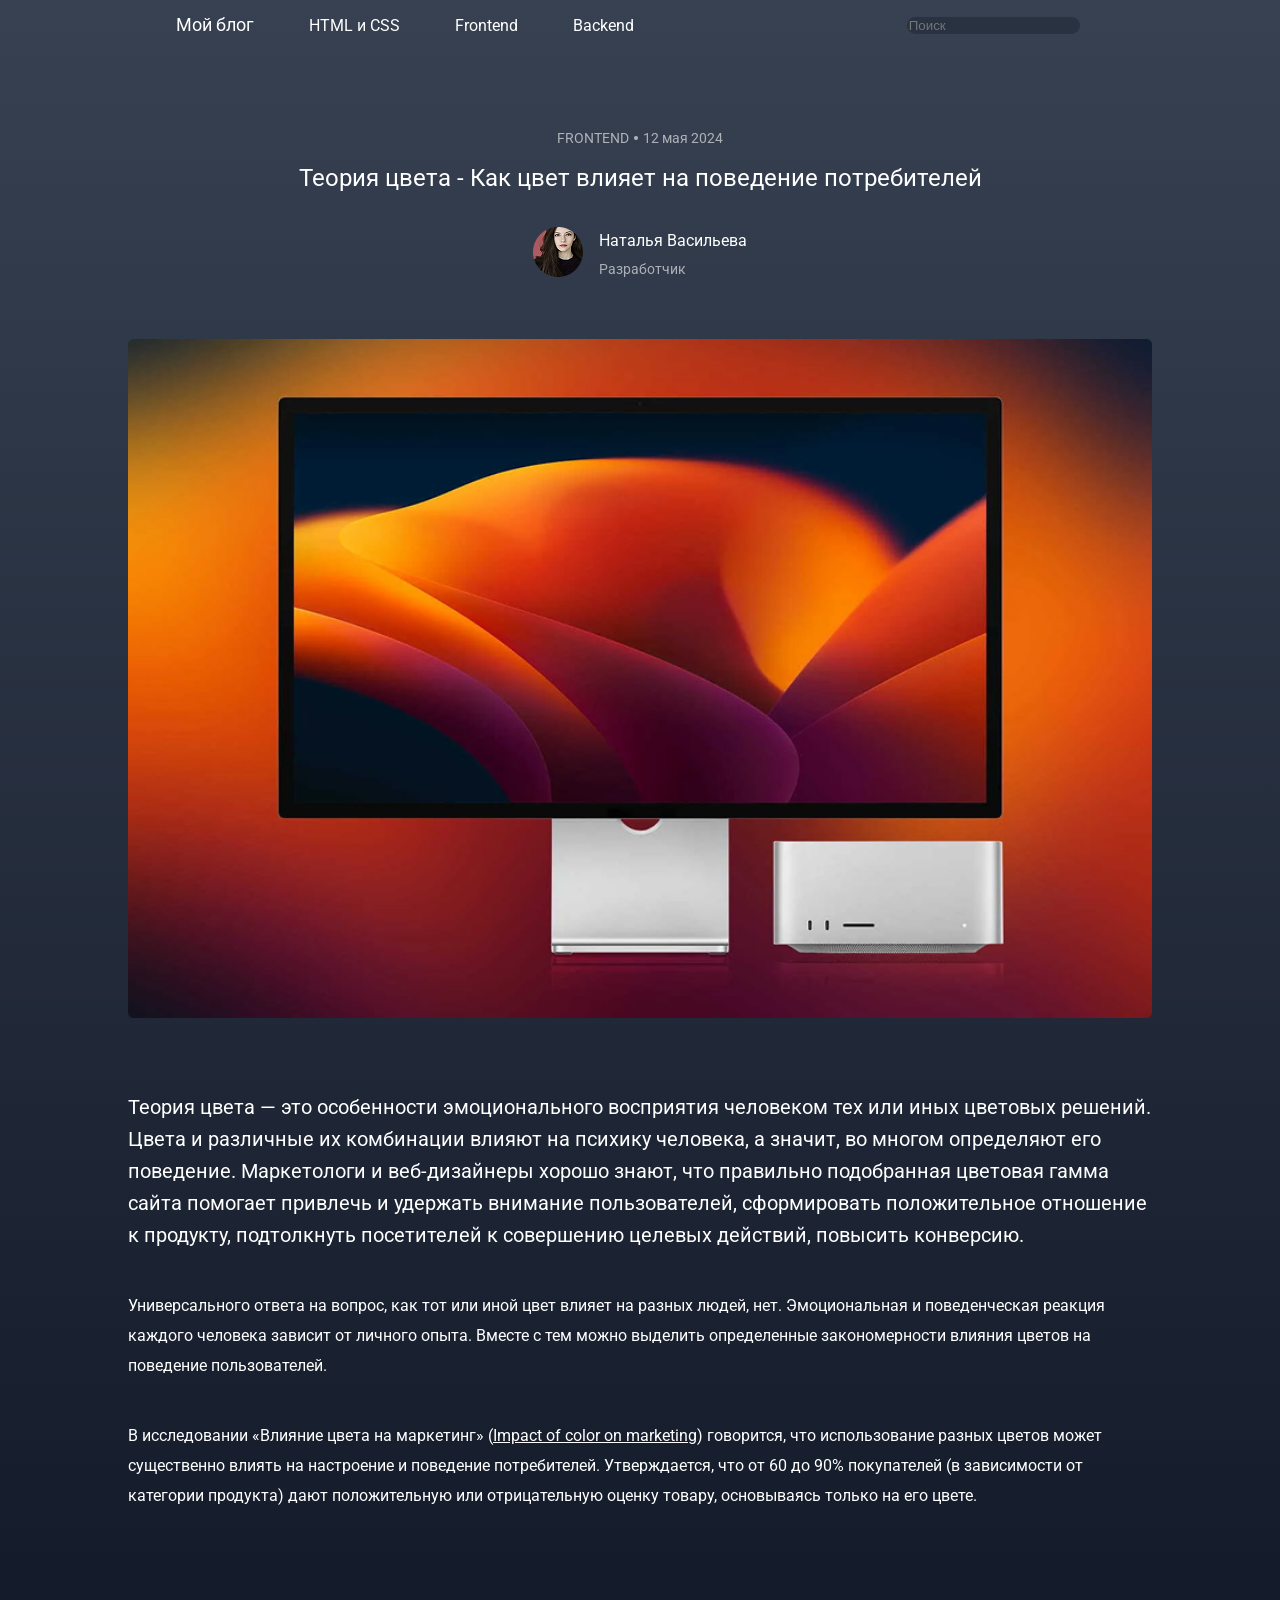
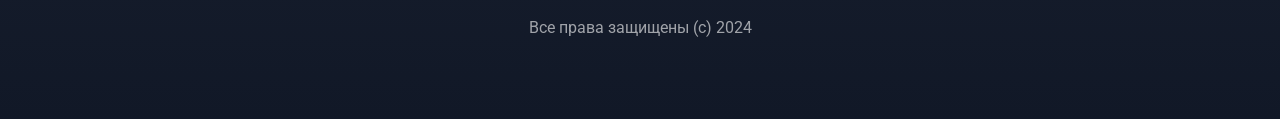
<file: index.html>
<!DOCTYPE html>
<html lang="en">
  <head>
    <meta charset="UTF-8" />
    <meta name="viewport" content="width=device-width, initial-scale=1.0" />
    <title>Colors</title>
    <link rel="preconnect" href="https://fonts.googleapis.com" />
    <link rel="preconnect" href="https://fonts.gstatic.com" crossorigin />
    <link
      href="https://fonts.googleapis.com/css2?family=Roboto:ital,wght@0,100..900;1,100..900&display=swap"
      rel="stylesheet"
    />
    <link rel="stylesheet" href="./css/style.css" />
    <link rel="stylesheet" href="./css/header.css" />
    <link rel="stylesheet" href="./css/main.css" />
    <link rel="stylesheet" href="./css/footer.css" />
  </head>
  <body>
    <header class="theory-color__header">
      <nav class="theory-color__nav">
        <ul class="theory-color__lists">
          <li class="theory-color__list">
            <a href="#" class="theory-color__link theory-color__link_blog"
              >Мой блог</a
            >
          </li>
          <li class="theory-color__list">
            <a href="#" class="theory-color__link">HTML и CSS</a>
          </li>
          <li class="theory-color__list">
            <a href="#" class="theory-color__link">Frontend</a>
          </li>
          <li class="theory-color__list">
            <a href="#" class="theory-color__link" class="backend">Backend</a>
          </li>
        </ul>
        <input class="theory-color__search" type="text" placeholder="Поиск" />
      </nav>
    </header>
    <main>
      <section class="theory-color">
        <p class="theory-color__text-frontend">
          FRONTEND <img src="./images/Rectangle.png" alt="rectagle" /> 12 мая
          2024
        </p>
        <h1 class="theory-color__influence">
          Теория цвета - Как цвет влияет на поведение потребителей
        </h1>
        <div class="theory-color__dev-info">
          <div>
            <img
              src="./images/nataliy_dev.png"
              alt="nataliy_dev"
              class="theory-color__nataliy-dev"
            />
          </div>
          <div class="theory-color__dev-name-prof">
            <h2 class="theory-color__name">Наталья Васильева</h2>
            <h3 class="theory-color__prof dev-text">Разработчик</h3>
          </div>
        </div>
        <img
          src="./images/Rectangle 181.png"
          alt="imac и mac mini"
          class="theory-color__macs"
        />
        <p class="theory-color__text-main mb-40">
          Теория цвета — это особенности эмоционального восприятия человеком тех
          или иных цветовых решений. Цвета и различные их комбинации влияют на
          психику человека, а значит, во многом определяют его поведение.
          Маркетологи и веб-дизайнеры хорошо знают, что правильно подобранная
          цветовая гамма сайта помогает привлечь и удержать внимание
          пользователей, сформировать положительное отношение к продукту,
          подтолкнуть посетителей к совершению целевых действий, повысить
          конверсию.
        </p>
        <p class="theory-color__text mb-40">
          Универсального ответа на вопрос, как тот или иной цвет влияет на
          разных людей, нет. Эмоциональная и поведенческая реакция каждого
          человека зависит от личного опыта. Вместе с тем можно выделить
          определенные закономерности влияния цветов на поведение пользователей.
        </p>
        <p class="theory-color__text">
          В исследовании «Влияние цвета на маркетинг» (<a
            href="https://www.researchgate.net/publication/235320162_Impact_of_color_on_marketing"
            class="theory-color__research-color"
            >Impact of color on marketing</a
          >) говорится, что использование разных цветов может существенно влиять
          на настроение и поведение потребителей. Утверждается, что от 60 до 90%
          покупателей (в зависимости от категории продукта) дают положительную
          или отрицательную оценку товару, основываясь только на его цвете.
        </p>
      </section>
    </main>
    <footer class="theory-color__footer-text">
      Все права защищены (c) 2024
    </footer>
  </body>
</html>
</file>
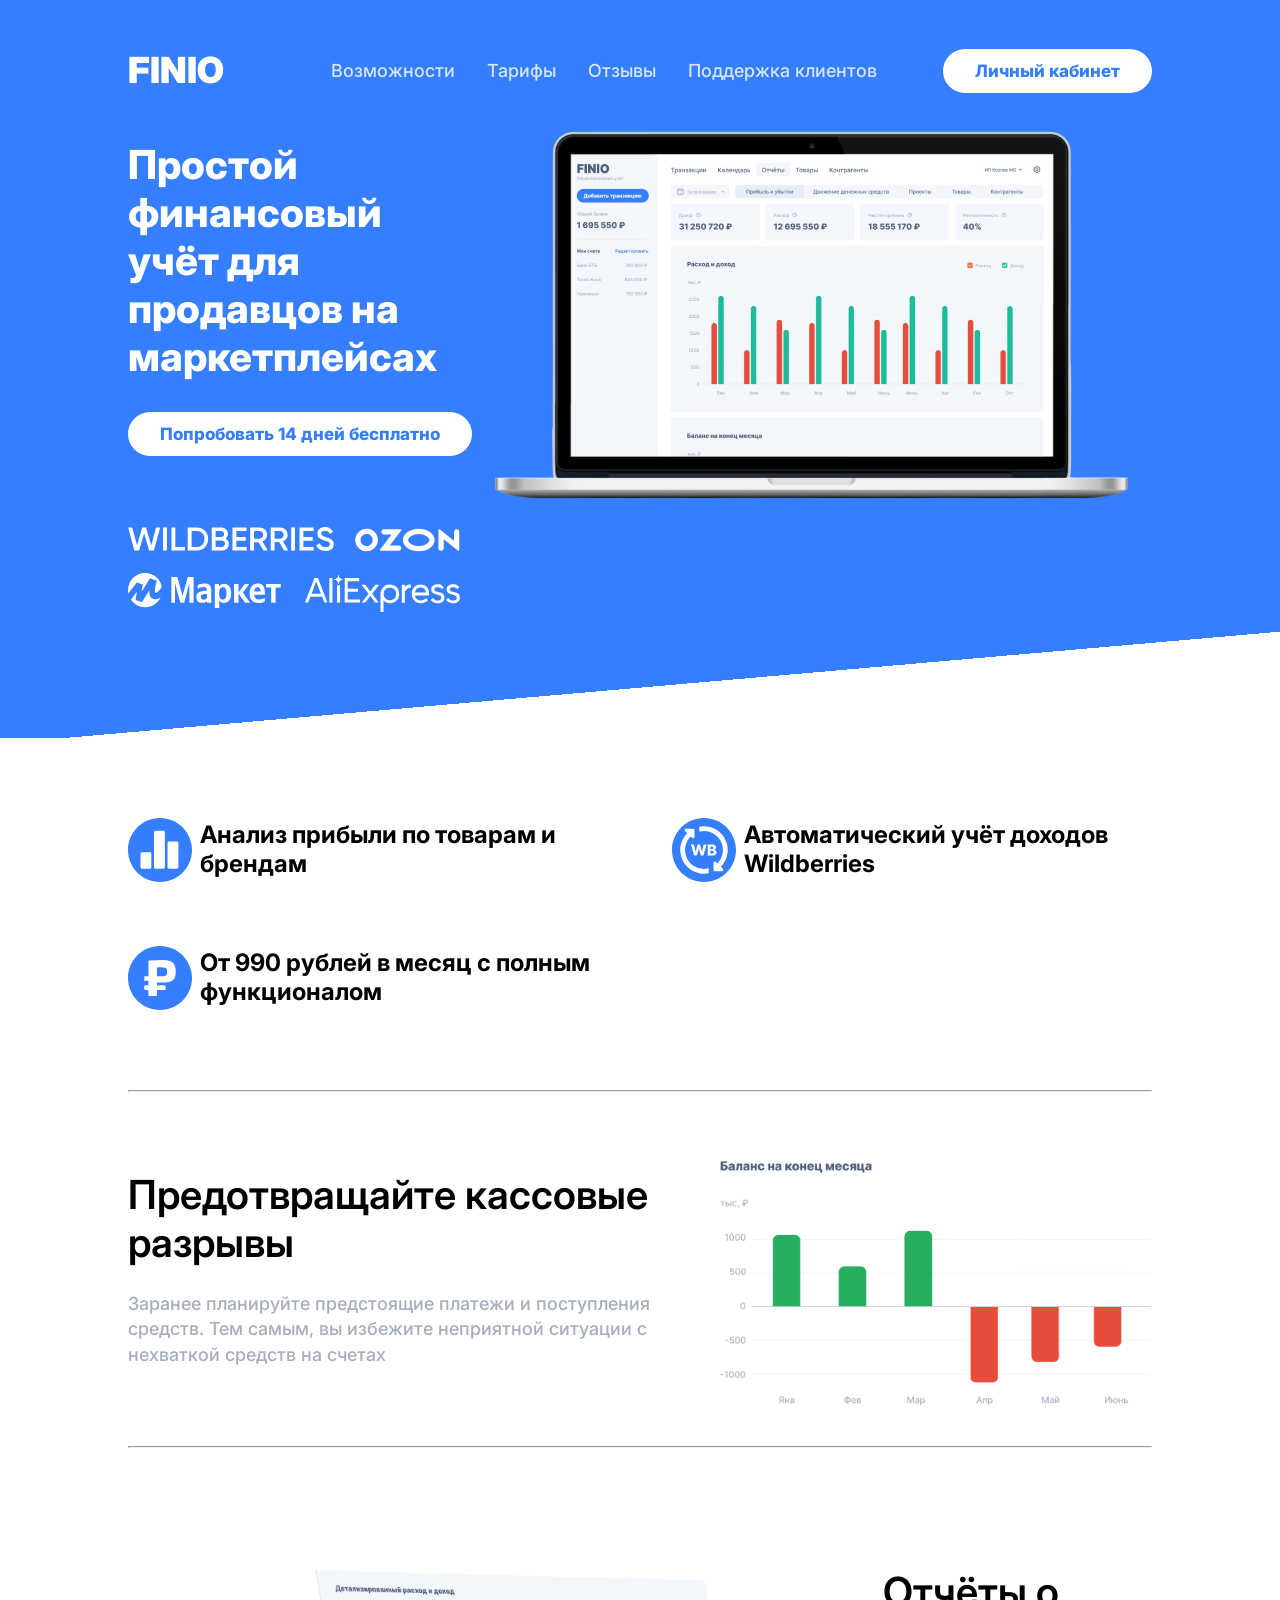
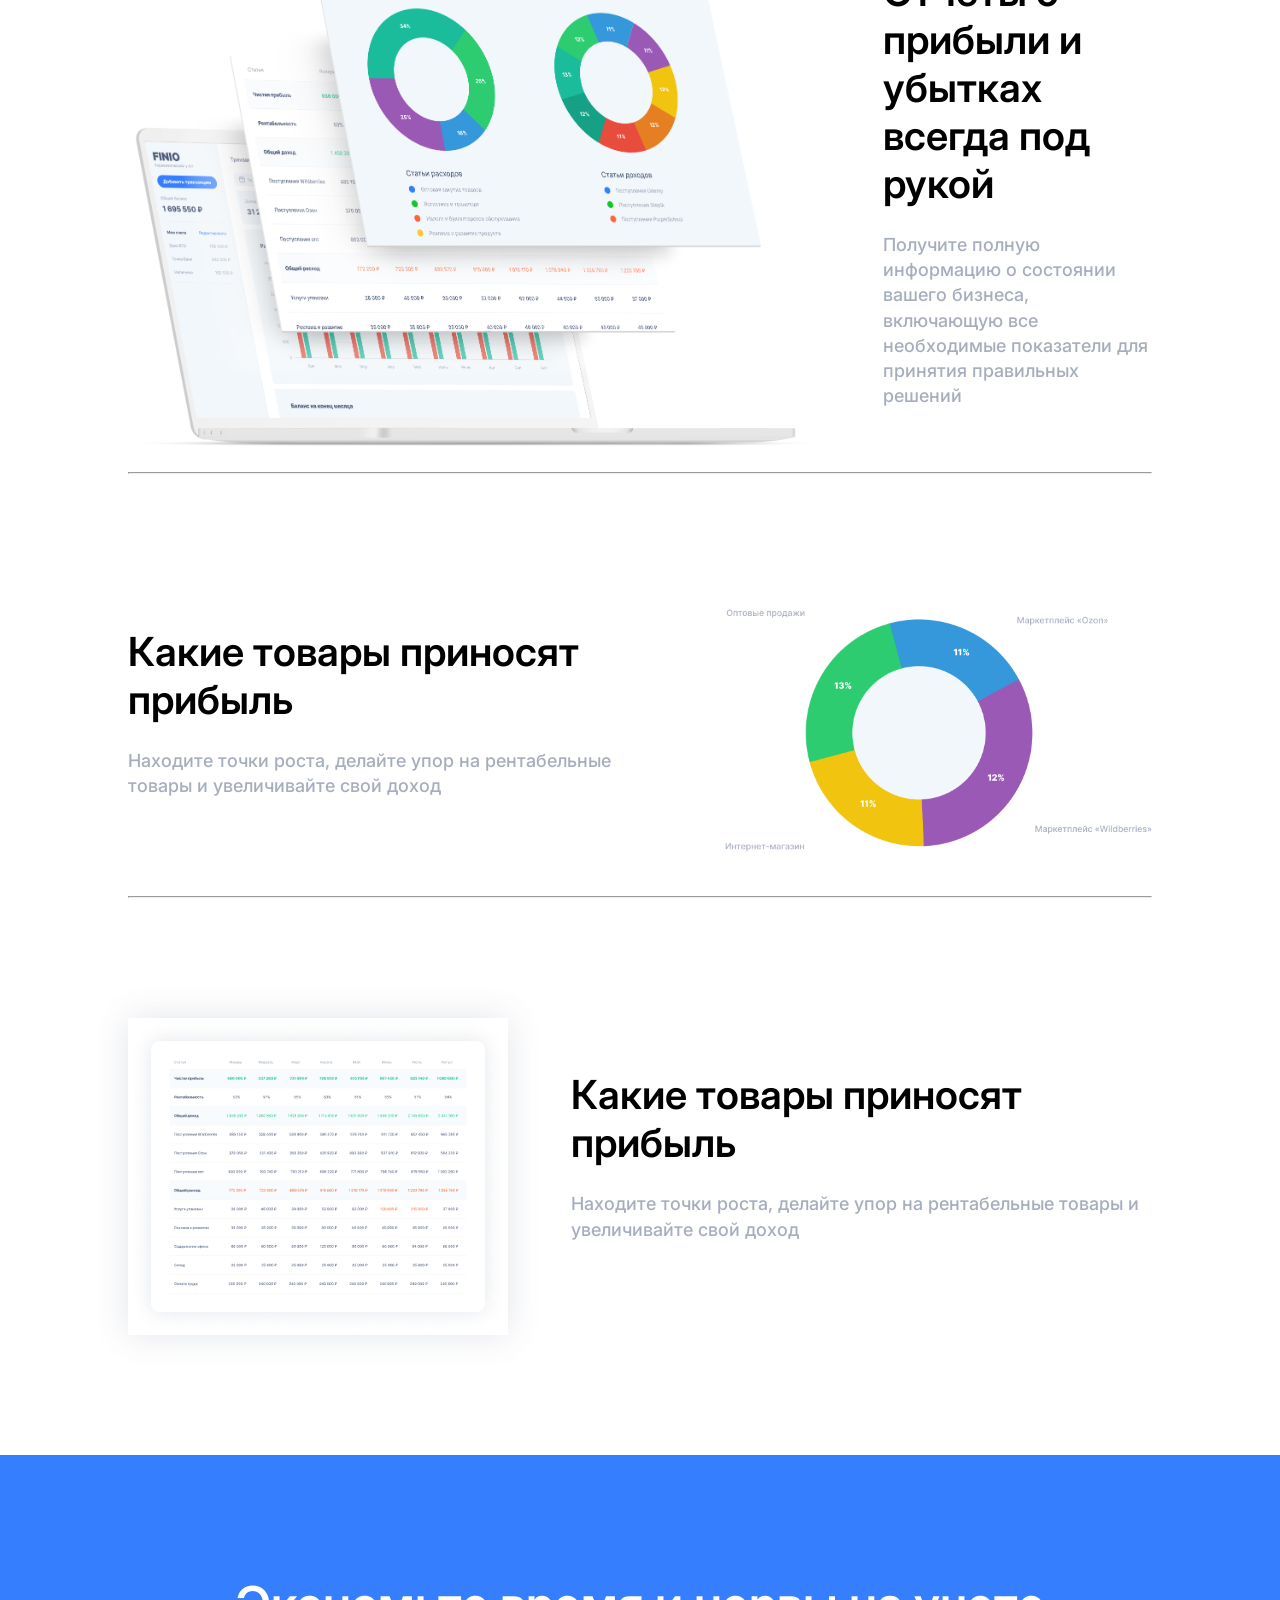
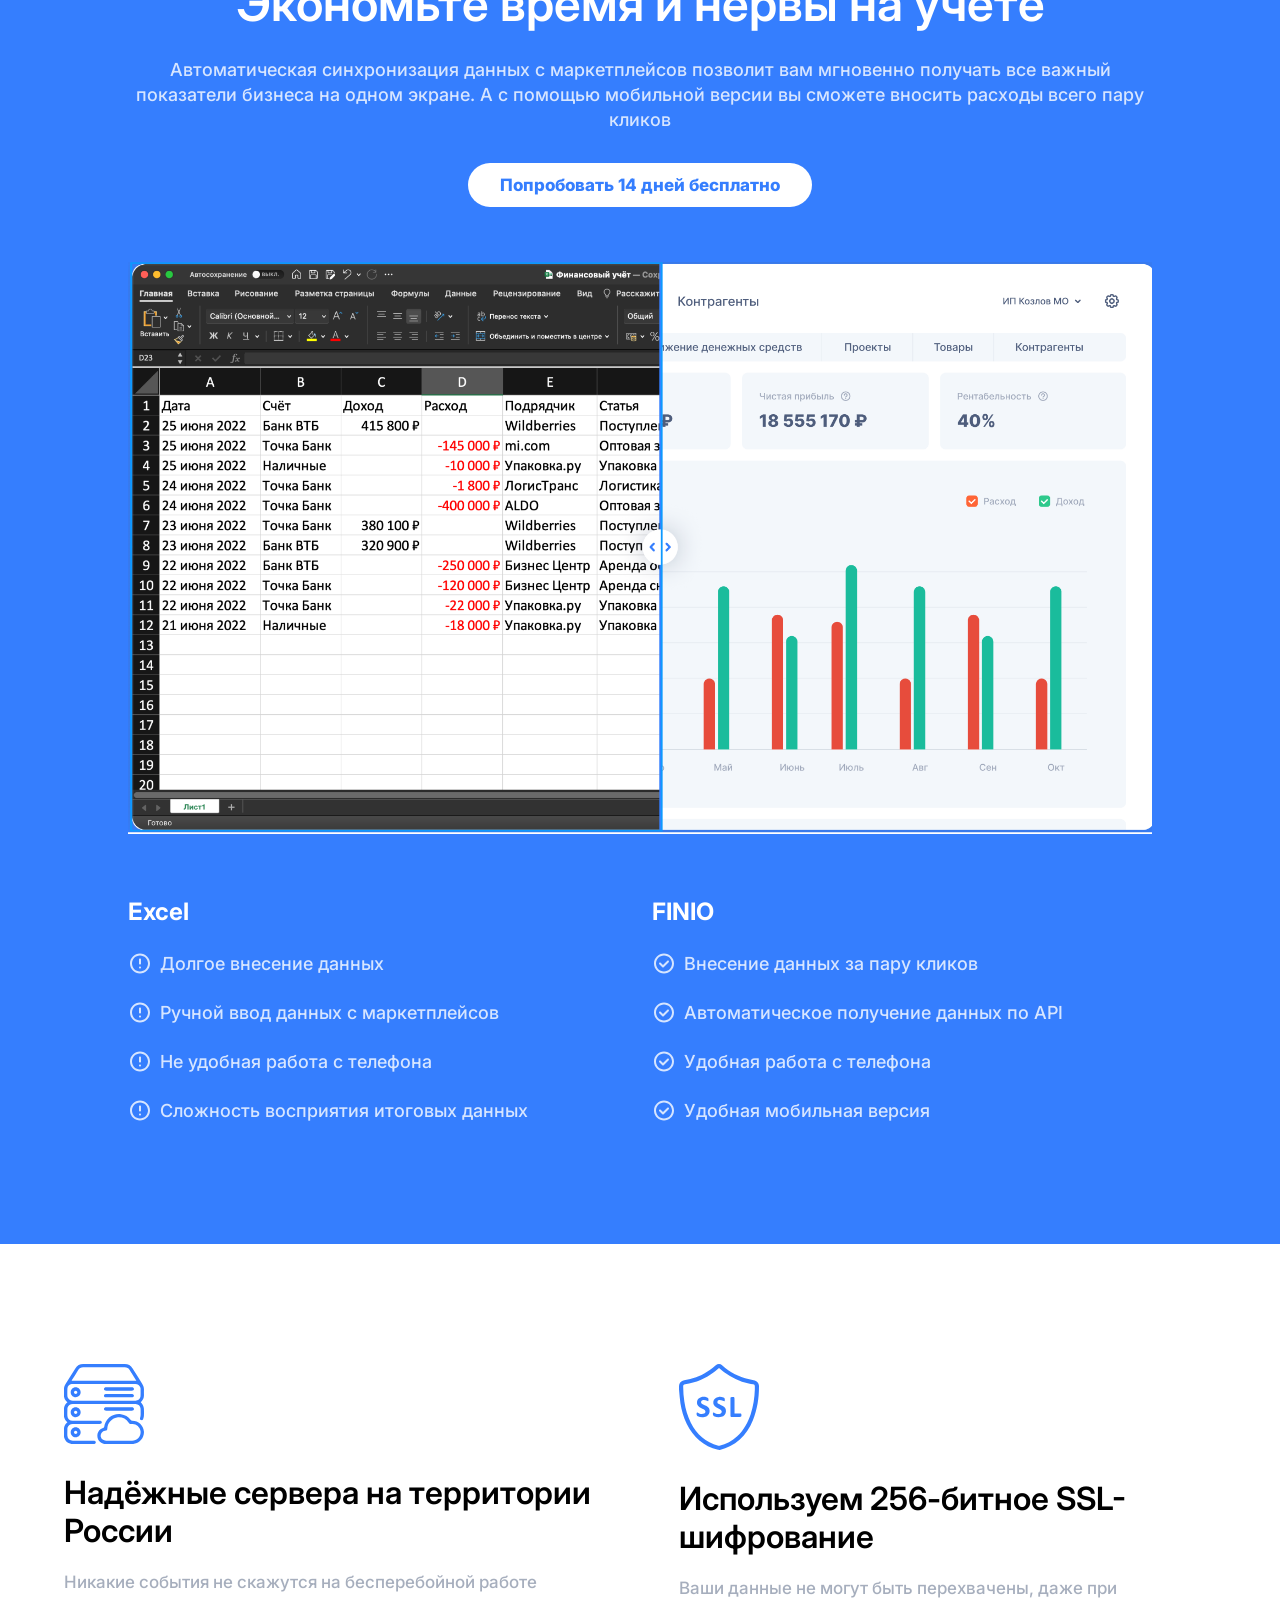
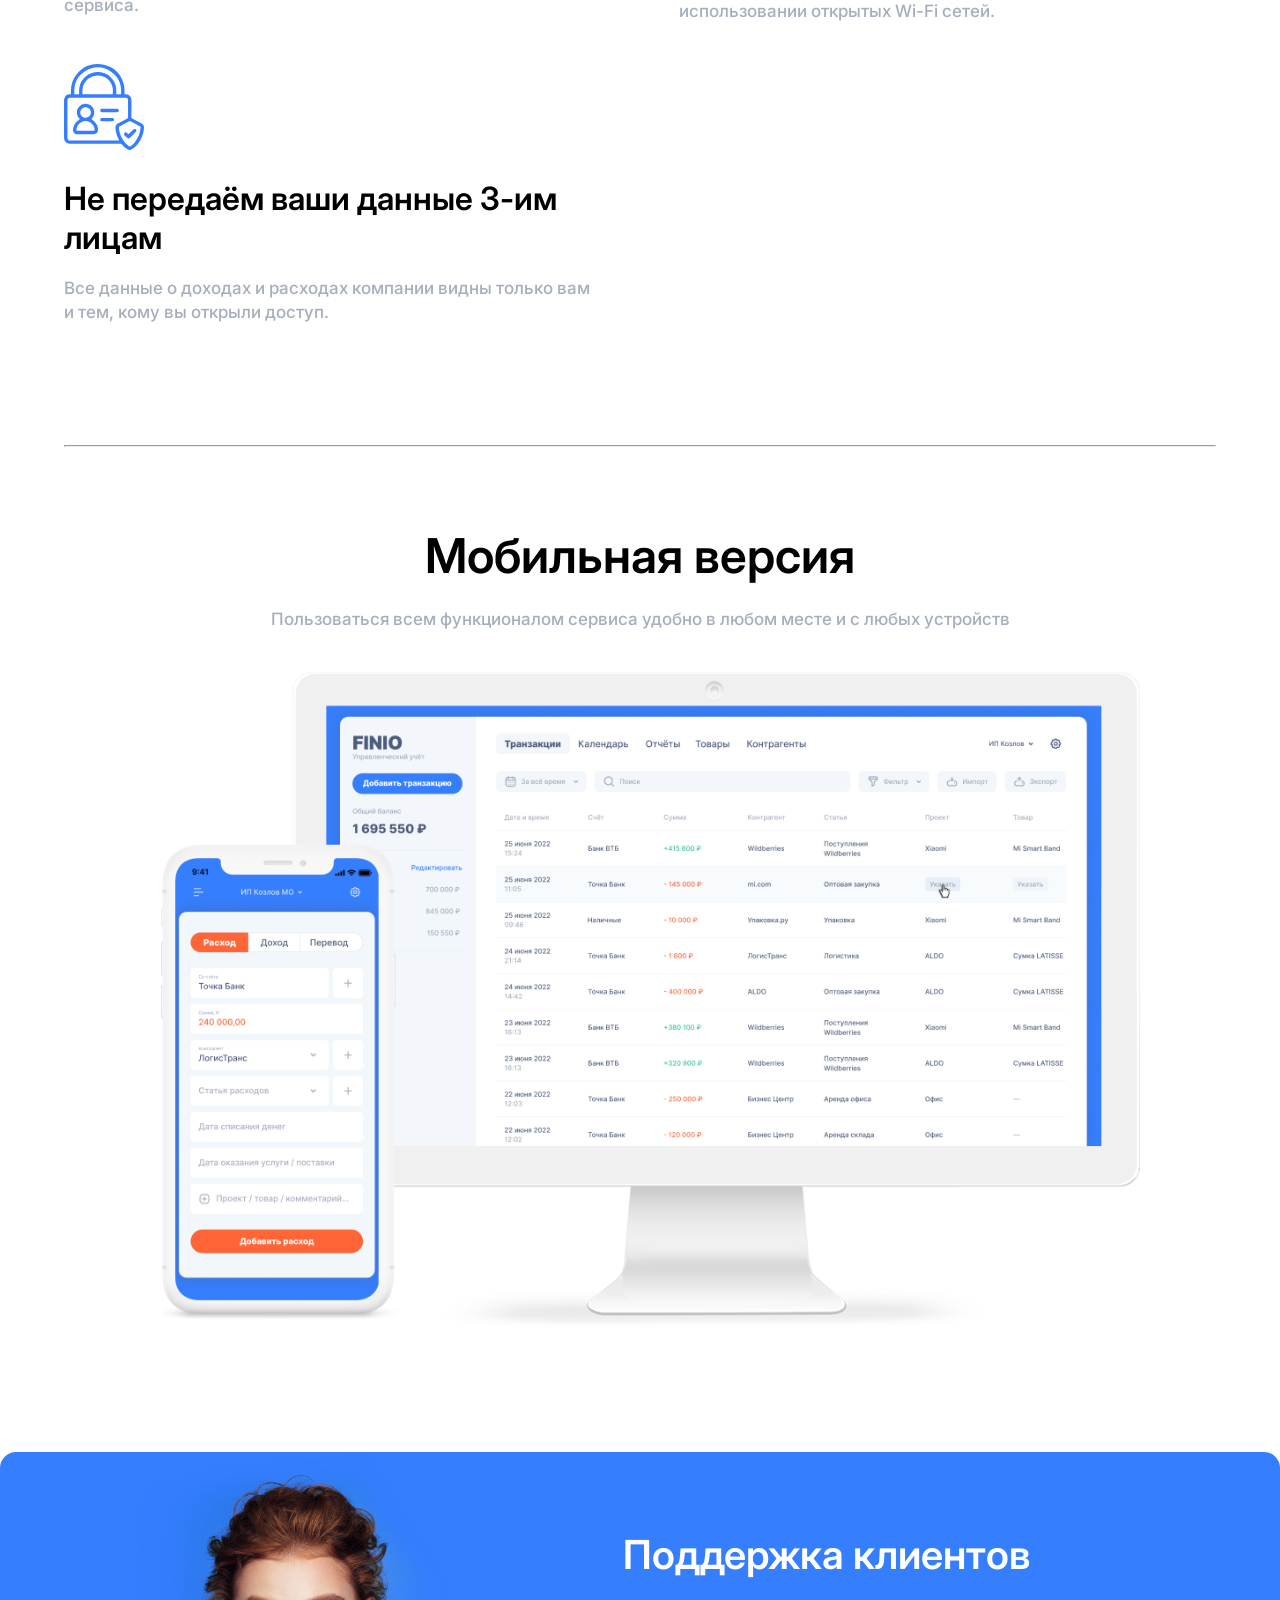
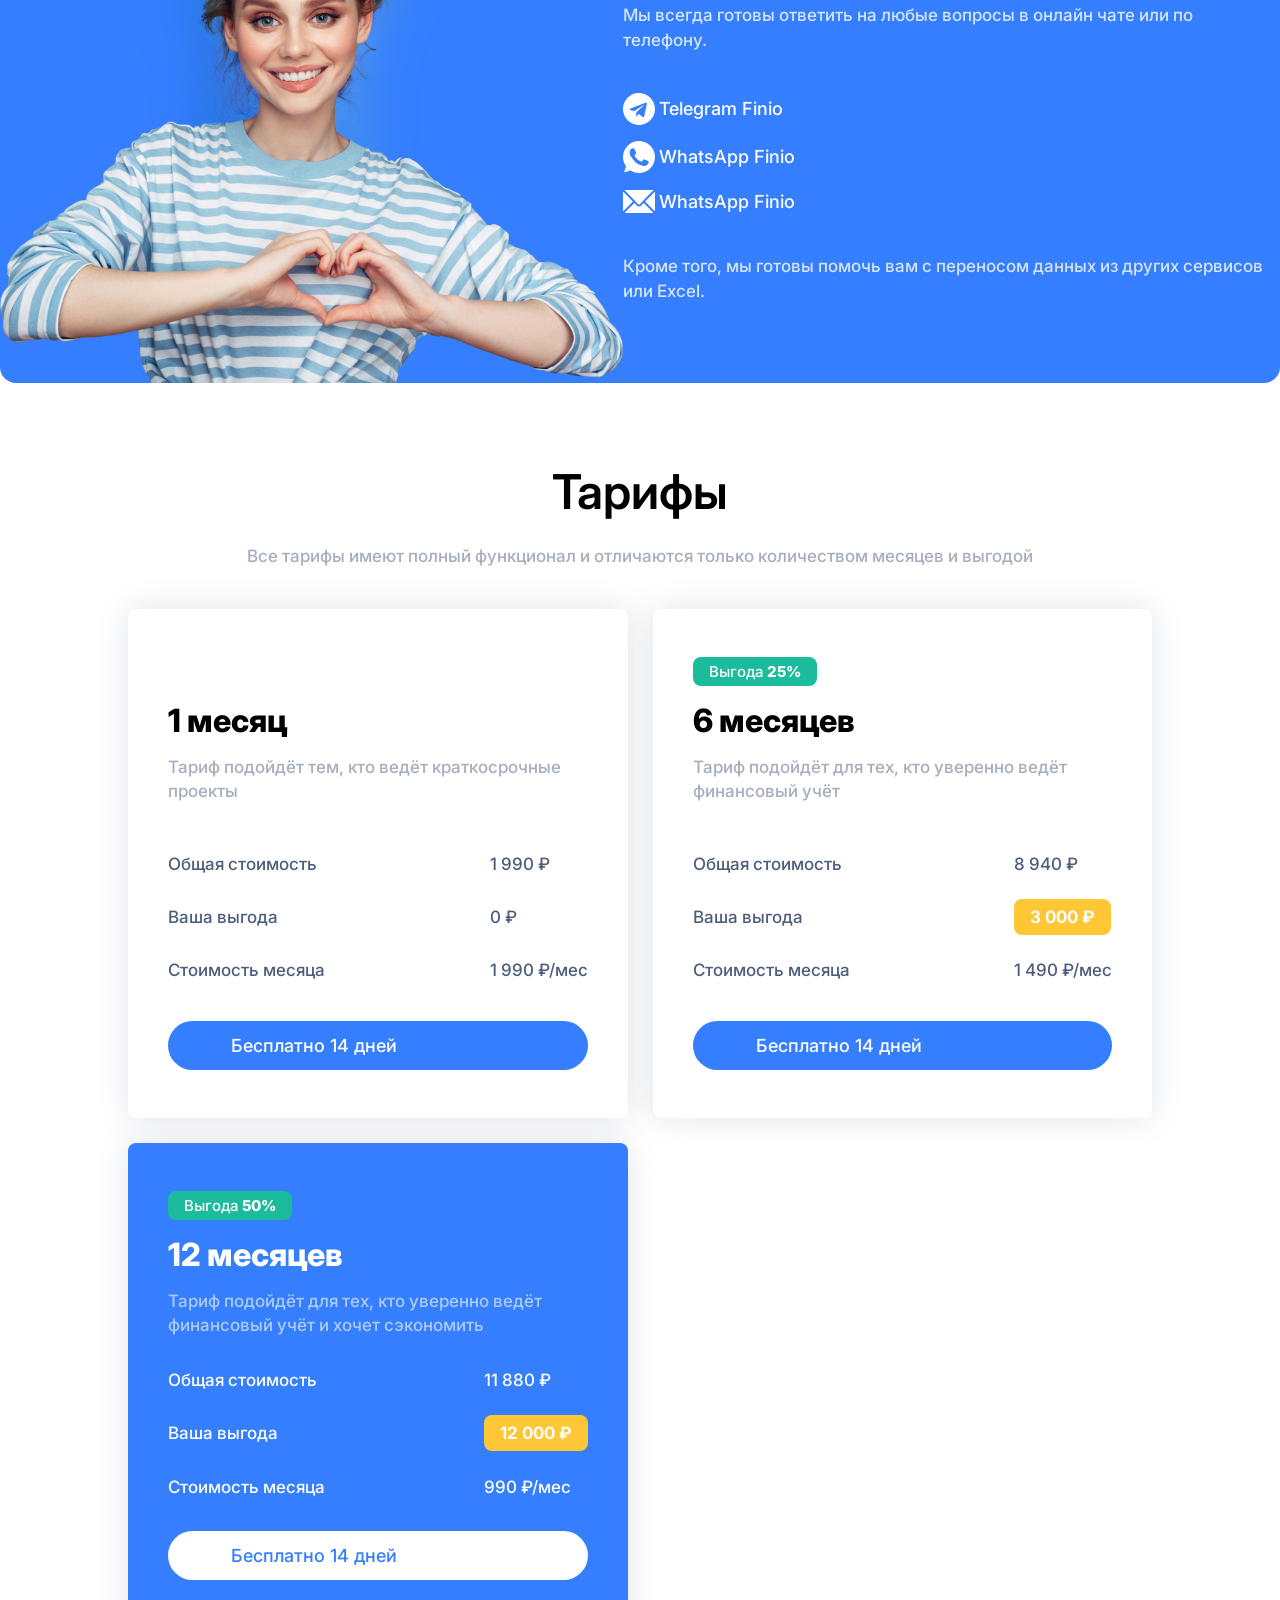
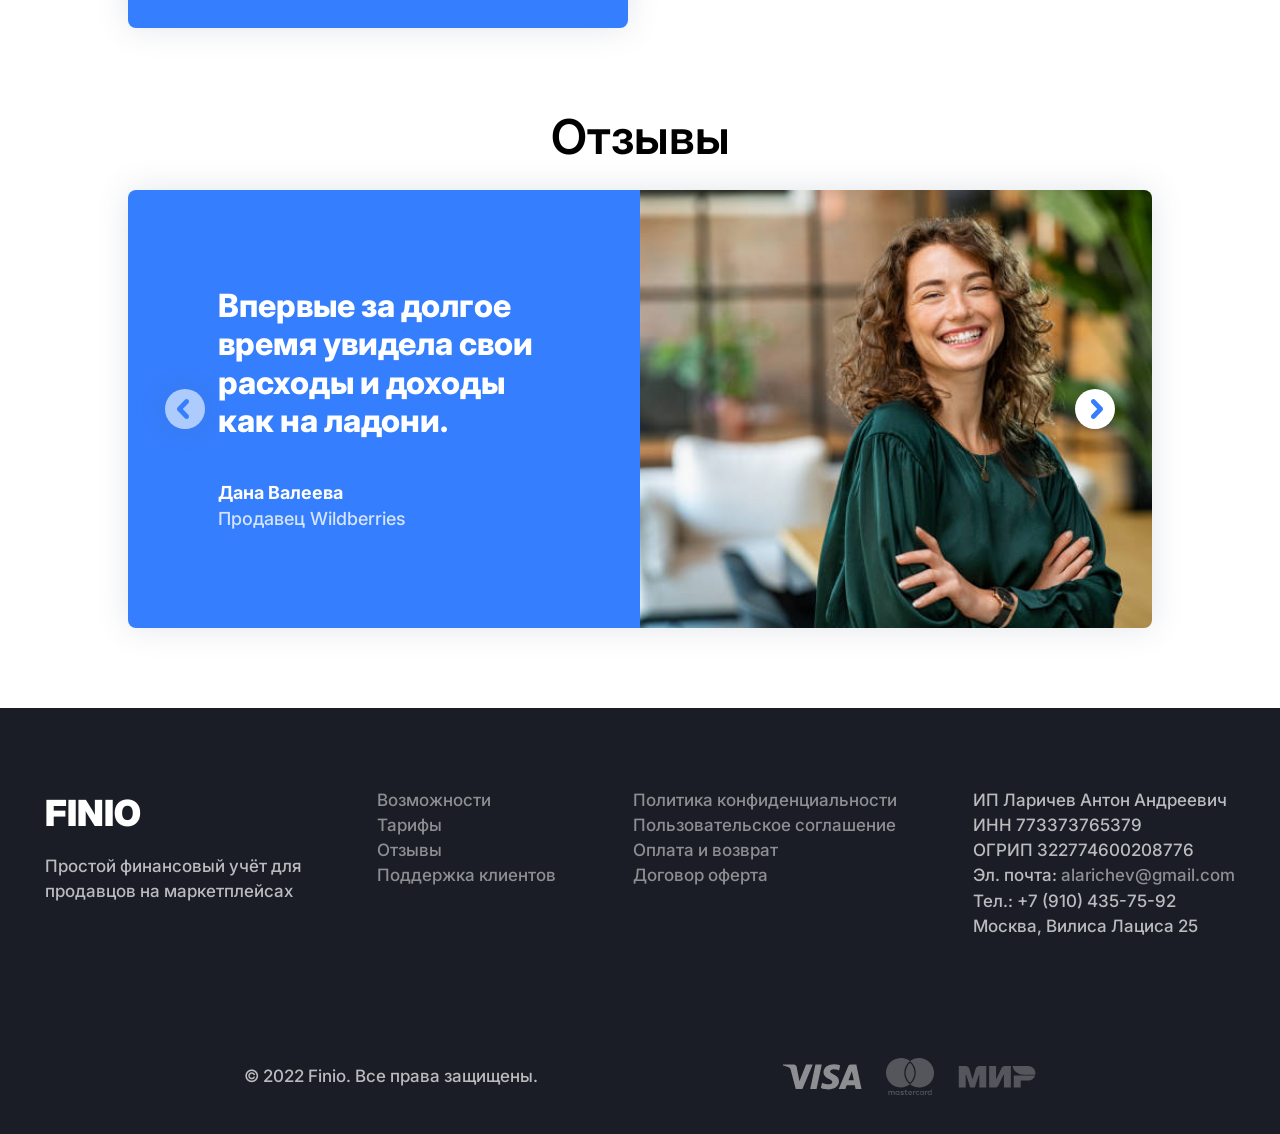
<file: 3-Finio/index.html>
<!DOCTYPE html>
<html lang="en">
  <head>
    <meta charset="UTF-8" />
    <meta name="viewport" content="width=device-width, initial-scale=1.0" />
    <title>Tarif</title>
    <link rel="preconnect" href="https://fonts.googleapis.com" />
    <link rel="preconnect" href="https://fonts.gstatic.com" crossorigin />
    <link
      href="https://fonts.googleapis.com/css2?family=Inter:ital,opsz,wght@0,14..32,100..900;1,14..32,100..900&display=swap"
      rel="stylesheet"
    />
    <link rel="stylesheet" href="./styles/global.css" />
    <link rel="stylesheet" href="./styles/components.css" />
    <link rel="stylesheet" href="./styles/header.css" />
    <link rel="stylesheet" href="./styles/page.css" />
    <link rel="stylesheet" href="./styles/footer.css" />
  </head>
  <body>
    <header class="finio-header">
      <div class="wrapper">
        <div class="finio-header__row">
          <div class="finio-header__label firm-name">finio</div>
          <nav class="finio-header__nav">
            <ul class="finio-header__list">
              <li class="finio-header__list__item">
                <a class="finio-header__list__item__link" href="#"
                  >Возможности</a
                >
              </li>
              <li class="finio-header__list__item">
                <a class="finio-header__list__item__link" href="#">Тарифы</a>
              </li>
              <li class="finio-header__list__item">
                <a class="finio-header__list__item__link" href="#">Отзывы</a>
              </li>
              <li class="finio-header__list__item">
                <a class="finio-header__list__item__link" href="#"
                  >Поддержка клиентов</a
                >
              </li>
            </ul>
          </nav>
          <div class="compare__link-wrapper compare__link-wrapper_header">
            <a href="#" class="compare__trial">Личный кабинет</a>
          </div>
          <img src="./images/menu.svg" alt="menu links" class="finio__img" />
        </div>
      </div>
    </header>
    <main class="mb-80">
      <section class="intro">
        <div class="wrapper">
          <div class="intro__col">
            <h1 class="intro__finio mb-40">
              Простой финансовый учёт для продавцов на маркетплейсах
            </h1>
            <div class="compare__link-wrapper-start mb-80">
              <a href="#" class="compare__trial"
                >Попробовать 14 дней бесплатно</a
              >
            </div>
            <img src="./images/stores.svg" alt="stores" class="mb-120" />
          </div>
          <img
            src="./images/mackbook.png"
            alt="macbook"
            class="intro__macbook"
          />
        </div>
      </section>
      <section class="simple-check">
        <div class="wrapper">
          <div class="simple-check__func mb-80">
            <div class="simple-check__func-item">
              <img src="./images/hist.svg" alt="hist" />Анализ прибыли по
              товарам и брендам
            </div>
            <div class="simple-check__func-item">
              <img src="./images/circle_wb.svg" alt="circle wb" />Автоматический
              учёт доходов Wildberries
            </div>
            <div class="simple-check__func-item">
              <img src="./images/rub.svg" alt="rub" />
              От 990 рублей в месяц с полным функционалом
            </div>
          </div>
          <hr class="line mb-64" />
        </div>
      </section>
      <section class="money-actions mb-120">
        <div class="wrapper">
          <div class="money-actions__row mb-24">
            <div class="money-actions__row__text">
              <h3 class="part-name-sub-big mb-24">
                Предотвращайте кассовые разрывы
              </h3>
              <p
                class="part-name-cond part-name-cond_bigger part-name-cond_left"
              >
                Заранее планируйте предстоящие платежи и поступления средств.
                Тем самым, вы избежите неприятной ситуации с нехваткой средств
                на счетах
              </p>
            </div>
            <div class="money-actions__row__img-wrapper">
              <img
                class="money-actions__row__img"
                src="./images/balance.png"
                alt="balance month"
              />
            </div>
          </div>
          <hr class="line mb-120" />
          <div class="money-actions__row money-actions__row_rev mb-24">
            <div class="money-actions__row__text">
              <h3 class="part-name-sub-big mb-24">
                Отчёты о прибыли и убытках всегда под рукой
              </h3>
              <p
                class="part-name-cond part-name-cond_bigger part-name-cond_left"
              >
                Получите полную информацию о состоянии вашего бизнеса,
                включающую все необходимые показатели для принятия правильных
                решений
              </p>
            </div>
            <div class="money-actions__row__img-wrapper">
              <img
                class="money-actions__row__img"
                src="./images//report.png"
                alt="balance month"
              />
            </div>
          </div>
          <hr class="line mb-120" />
          <div class="money-actions__row mb-24">
            <div class="money-actions__row__text">
              <h3 class="part-name-sub-big mb-24">
                Какие товары приносят прибыль
              </h3>
              <p
                class="part-name-cond part-name-cond_bigger part-name-cond_left"
              >
                Находите точки роста, делайте упор на рентабельные товары и
                увеличивайте свой доход
              </p>
            </div>
            <div class="money-actions__row__img-wrapper">
              <img
                class="money-actions__row__img"
                src="./images/goods.png"
                alt="goods"
              />
            </div>
          </div>
          <hr class="line mb-120" />
          <div class="money-actions__row money-actions__row_rev mb-24">
            <div class="money-actions__row__text">
              <h3 class="part-name-sub-big mb-24">
                Какие товары приносят прибыль
              </h3>
              <p
                class="part-name-cond part-name-cond_bigger part-name-cond_left"
              >
                Находите точки роста, делайте упор на рентабельные товары и
                увеличивайте свой доход
              </p>
            </div>
            <div class="money-actions__row__img-wrapper shadow">
              <img
                class="money-actions__row__img"
                src="./images/minuses.png"
                alt="minuses"
              />
            </div>
          </div>
        </div>
      </section>
      <section class="compare mb-120">
        <div class="wrapper">
          <h2 class="part-name part-name_white mb-24">
            Экономьте время и нервы на учете
          </h2>
          <p
            class="part-name-cond part-name-cond_bigger part-name-cond_light mb-40"
          >
            Автоматическая синхронизация данных с маркетплейсов позволит вам
            мгновенно получать все важный показатели бизнеса на одном экране. А
            с помощью мобильной версии вы сможете вносить расходы всего пару
            кликов
          </p>
          <div class="compare__link-wrapper mb-64">
            <a href="#" class="compare__trial">Попробовать 14 дней бесплатно</a>
          </div>
          <div class="mb-64">
            <img
              class="compare__img-finio"
              src="./images/finio.png"
              alt="compare excel and finio"
            />
          </div>
          <div class="compare__excel-finio">
            <div class="compare__excel-finio__col">
              <h3 class="compare__excel-finio__col__head">Excel</h3>
              <p class="compare__excel-finio__row">
                <img src="./images/excel_minus.svg" alt="excel minus" /> Долгое
                внесение данных
              </p>
              <p class="compare__excel-finio__row">
                <img src="./images/excel_minus.svg" alt="excel minus" /> Ручной
                ввод данных с маркетплейсов
              </p>
              <p class="compare__excel-finio__row">
                <img src="./images/excel_minus.svg" alt="excel minus" /> Не
                удобная работа с телефона
              </p>
              <p class="compare__excel-finio__row">
                <img src="./images/excel_minus.svg" alt="excel minus" />
                Сложность восприятия итоговых данных
              </p>
            </div>
            <div class="compare__excel-finio__col">
              <h3 class="compare__excel-finio__col__head">FINIO</h3>
              <p class="compare__excel-finio__row">
                <img src="./images/finio_plus.svg" alt="finio plus" />
                Внесение данных за пару кликов
              </p>
              <p class="compare__excel-finio__row">
                <img src="./images/finio_plus.svg" alt="finio plus" />
                Автоматическое получение данных по API
              </p>
              <p class="compare__excel-finio__row">
                <img src="./images/finio_plus.svg" alt="finio plus" />
                Удобная работа с телефона
              </p>
              <p class="compare__excel-finio__row">
                <img src="./images/finio_plus.svg" alt="finio plus" />Удобная
                мобильная версия
              </p>
            </div>
          </div>
        </div>
      </section>
      <section class="security mb-80">
        <div class="wrapper-bigger">
          <div class="security__items">
            <div class="security-item">
              <img class="mb-24" src="./images/servers.svg" alt="servers" / >
              <h3 class="part-name-sub mb-20">
                Надёжные сервера на территории России
              </h3>
              <p class="part-name-cond part-name-cond_left">
                Никакие события не скажутся на бесперебойной работе сервиса.
              </p>
            </div>
            <div class="security-item">
              <img class="mb-24" src="./images/ssl.svg" alt="ssl" />
              <h3 class="part-name-sub mb-20">
                Используем 256-битное SSL-шифрование
              </h3>
              <p class="part-name-cond part-name-cond_left">
                Ваши данные не могут быть перехвачены, даже при использовании
                открытых Wi-Fi сетей.
              </p>
            </div>
            <div class="security-item">
              <img class="mb-24" src="./images/security.svg" alt="security" />
              <h3 class="part-name-sub mb-20">
                Не передаём ваши данные 3-им лицам
              </h3>
              <p class="part-name-cond part-name-cond_left">
                Все данные о доходах и расходах компании видны только вам и тем,
                кому вы открыли доступ.
              </p>
            </div>
          </div>
        </div>
      </section>
      <div class="wrapper-bigger">
        <hr class="line mb-80" />
      </div>
      <section class="mobile-version mh-auto">
        <h2 class="part-name">Мобильная версия</h2>
        <p class="part-name-cond">
          Пользоваться всем функционалом сервиса удобно в любом месте и с любых
          устройств
        </p>
        <div class="mobile-version__img-wrapper">
          <img
            src="./images/mobile.png"
            alt="mobile version of finio"
            class="mobile-version__img"
          />
          <img
            src="./images/mobile_part.png"
            alt="mobile part"
            class="mobile-version__img__part"
          />
        </div>
      </section>
      <section class="customer-help mb-80 mh-auto">
        <div class="customer-help__img-wrapper">
          <img
            class="customer-help__img"
            src="./images/customer-help.png"
            alt="customer help img"
          />
        </div>
        <div class="customer-help__text">
          <h3 class="customer-help__support">Поддержка клиентов</h3>
          <p class="customer-help__online-tel">
            Мы всегда готовы ответить на любые вопросы в онлайн чате или по
            телефону.
          </p>
          <div class="customer-help__socials">
            <div class="social">
              <img src="./images/socials/telegram.svg" alt="telegram" />
              <span>Telegram Finio</span>
            </div>
            <div class="social">
              <img src="./images/socials/whatsapp.svg" alt="whatsapp" />
              <span>WhatsApp Finio</span>
            </div>
            <div class="social">
              <img src="./images/socials/mail.svg" alt="mail" />
              <span>WhatsApp Finio</span>
            </div>
          </div>
          <p class="customer-help__transfer-data">
            Кроме того, мы готовы помочь вам с переносом данных из других
            сервисов или Excel.
          </p>
        </div>
      </section>

      <section class="wrapper">
        <h2 class="part-name">Тарифы</h2>
        <p class="part-name-cond">
          Все тарифы имеют полный функционал и отличаются только количеством
          месяцев и выгодой
        </p>
        <div class="cards mb-80">
          <section class="card">
            <h3 class="card__time">1 месяц</h3>
            <p class="card__cond">
              Тариф подойдёт тем, кто ведёт краткосрочные проекты
            </p>
            <div class="card__info">
              <div class="card__info__el">Общая стоимость</div>
              <div class="card__info__el">1 990 ₽</div>
              <div class="card__info__el">Ваша выгода</div>
              <div class="card__info__el">0 ₽</div>
              <div class="card__info__el">Стоимость месяца</div>
              <div class="card__info__el">1 990 ₽/мес</div>
            </div>

            <a href="#" class="button">Бесплатно 14 дней</a>
          </section>
          <section class="card">
            <div class="card__profit">
              Выгода <span class="card__profit__percent">25%</span>
            </div>
            <h3 class="card__time">6 месяцев</h3>
            <p class="card__cond">
              Тариф подойдёт для тех, кто уверенно ведёт финансовый учёт
            </p>
            <div class="card__info">
              <div class="card__info__el">Общая стоимость</div>
              <div class="card__info__el">8 940 ₽</div>
              <div class="card__info__el">Ваша выгода</div>
              <div class="card__info__el">
                <span class="label-profit">3 000 ₽</span>
              </div>
              <div class="card__info__el">Стоимость месяца</div>
              <div class="card__info__el">1 490 ₽/мес</div>
            </div>
            <a href="#" class="button">Бесплатно 14 дней</a>
          </section>
          <section class="card card_best">
            <div class="card__profit">
              Выгода <span class="card__profit__percent">50%</span>
            </div>
            <h3 class="card__time card__time_best">12 месяцев</h3>
            <p class="card__cond card__cond_best">
              Тариф подойдёт для тех, кто уверенно ведёт финансовый учёт и хочет
              сэкономить
            </p>
            <div class="card__info card__info_best">
              <div class="card__info__el card__info__el_best">
                Общая стоимость
              </div>
              <div class="card__info__el card__info__el_best">11 880 ₽</div>
              <div class="card__info__el card__info__el_best">Ваша выгода</div>
              <div class="card__info__el card__info__el_best">
                <span class="label-profit">12 000 ₽</span>
              </div>
              <div class="card__info__el card__info__el_best">
                Стоимость месяца
              </div>
              <div class="card__info__el card__info__el_best">990 ₽/мес</div>
            </div>
            <a href="#" class="button button_best">Бесплатно 14 дней</a>
          </section>
        </div>
      </section>

      <section class="testimonial-slider wrapper">
        <h2 class="part-name">Отзывы</h2>
        <div class="slider">
          <div class="slider__page">
            <p class="slider__page__text">
              Впервые за долгое время увидела свои расходы и доходы как на
              ладони.
            </p>
            <p class="slider__page__name">Дана Валеева</p>
            <p class="slider__page__work">Продавец Wildberries</p>
          </div>
          <div class="slider__page__worker-img-wrapper">
            <img
              class="slider__page__worker-img"
              src="./images/reviews.png"
              alt="reviews about FINIO"
            />
          </div>
          <img
            class="slider__left-arrow"
            src="./images/slider_left.svg"
            alt="slider left"
          />
          <img
            class="slider__right-arrow"
            src="./images/slider_right.svg"
            alt="slider right"
          />
          <img
            src="./images/mobile_slider.svg"
            alt="mobile slider"
            class="slider__mobile"
          />
        </div>
      </section>
    </main>
    <footer>
      <div class="container">
        <div class="container__col">
          <p class="firm-name firm-name_footer">finio</p>
          <p>
            Простой финансовый учёт для <br />
            продавцов на маркетплейсах
          </p>
        </div>
        <div class="container__col">
          <a href="#" class="footer__link">Возможности</a>
          <a href="#" class="footer__link">Тарифы</a>
          <a href="#" class="footer__link">Отзывы</a>
          <a href="#" class="footer__link">Поддержка клиентов</a>
        </div>
        <div class="container__col">
          <a href="#" class="footer__link">Политика конфиденциальности</a>
          <a href="#" class="footer__link">Пользовательское соглашение</a>
          <a href="#" class="footer__link">Оплата и возврат</a>
          <a href="#" class="footer__link">Договор оферта</a>
        </div>
        <div class="container__col">
          <p>ИП Ларичев Антон Андреевич</p>
          <p>ИНН 773373765379</p>
          <p>ОГРИП 322774600208776</p>
          <p>
            Эл. почта: <span class="footer__email">alarichev@gmail.com</span>
          </p>
          <p>Тел.: +7 (910) 435-75-92</p>
          <p>Москва, Вилиса Лациса 25</p>
        </div>
      </div>
      <div class="container container-end">
        <p>© 2022 Finio. Все права защищены.</p>
        <img src="./images/bank_cards.svg" alt="bank kards" />
      </div>
    </footer>
  </body>
</html>
</file>
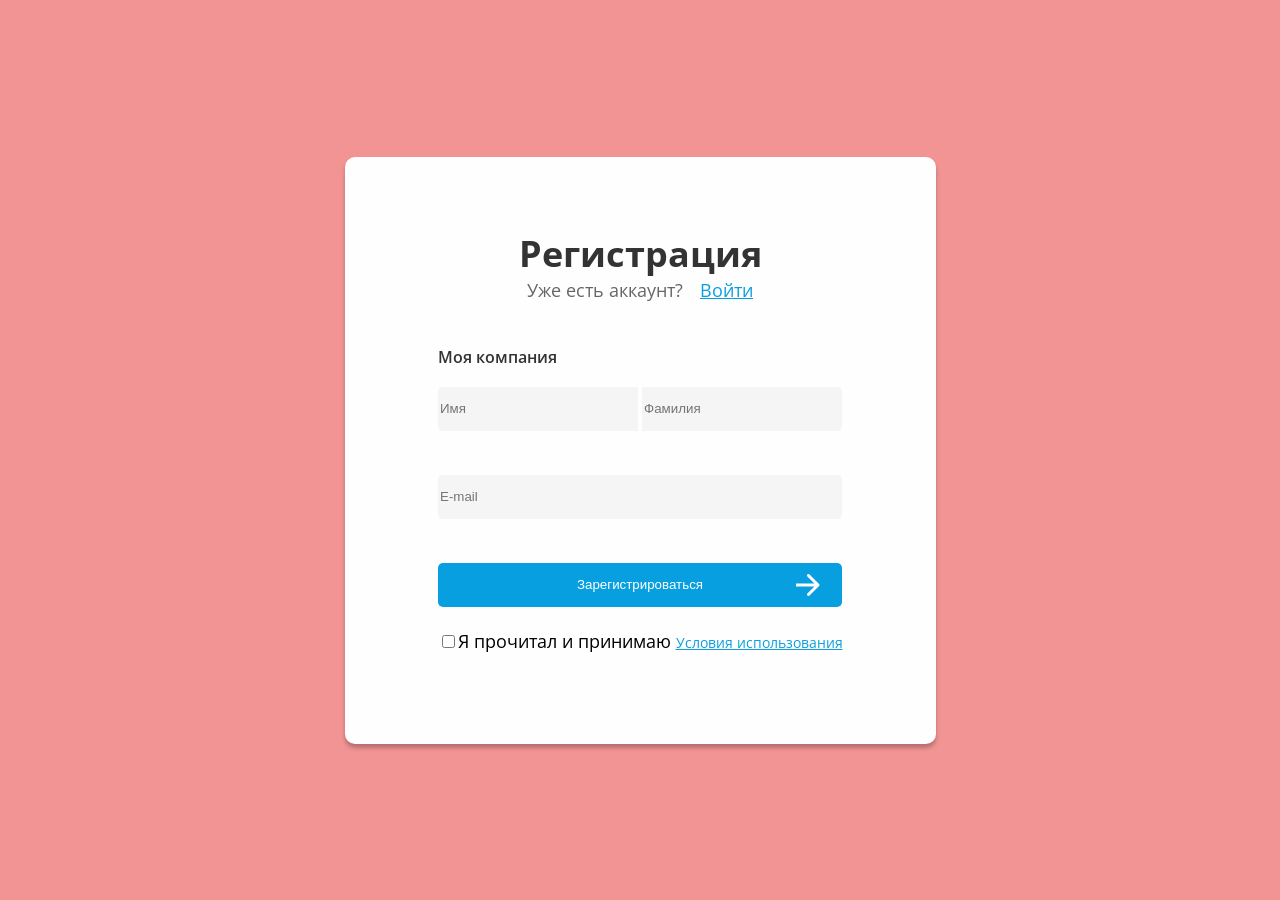
<file: 2-Form/form.html>
<!DOCTYPE html>
<html lang="en">
  <head>
    <meta charset="UTF-8" />
    <meta name="viewport" content="width=device-width, initial-scale=1.0" />
    <title>Form</title>
    <link rel="preconnect" href="https://fonts.googleapis.com" />
    <link rel="preconnect" href="https://fonts.gstatic.com" crossorigin />
    <link
      href="https://fonts.googleapis.com/css2?family=Open+Sans:ital,wght@0,300..800;1,300..800&display=swap"
      rel="stylesheet"
    />
    <link rel="stylesheet" href="./css/global.css" />
    <link rel="stylesheet" href="./css/header.css" />
    <link rel="stylesheet" href="./css/main.css" />
    <link rel="stylesheet" href="./css/footer.css" />
  </head>
  <body>
    <article class="form">
      <header class="form-header">
        <h1 class="form-header__registration">Регистрация</h1>
        <div class="form-header__account">
          <span class="form-header__ifaccount">Уже есть аккаунт?</span
          ><a class="form-header__enter" href="#">Войти</a>
        </div>
      </header>
      <main class="form-main">
        <h2 class="form-main__sub-header">Моя компания</h2>
        <form class="form-main__form" action="">
          <div class="form-main__fields">
            <input
              type="text"
              placeholder="Имя"
              class="form-main__field__name"
              id="name"
            />
            <input
              type="text"
              placeholder="Фамилия"
              class="form-main__field__surname"
              id="surname"
            />
            <input
              type="email"
              name="email"
              class="form-main__field__email"
              id="email"
              placeholder="E-mail"
            />
            <button class="form-main__submit" type="submit">
              Зарегистрироваться
              <img
                class="form-main__submit__arrow-right"
                src="./images/arrow_right.svg"
                alt="arrow right"
              />
            </button>
          </div>
        </form>
      </main>
      <footer class="footer">
        <div class="footer__wrapper">
          <input
            type="checkbox"
            class="footer__agree"
            name="agree"
            id="agree"
          /><label for="agree">Я прочитал и принимаю</label>
          <a href="#" class="footer__terms">Условия использования</a>
        </div>
      </footer>
    </article>
  </body>
</html>
</file>
<file: css/style.css>
:root {
    --color-text: #fff;
    --color-text-alpha: rgba(255, 255, 255, 0.6);

    --color-bg-input: rgba(31, 41, 55, 0.6);

    --color-grad-start: #374151;
    --color-grad-end: #111827;

    --border-100: 100px;
}

* {
    box-sizing: border-box;
}

html {
    -webkit-font-smoothing: antialiased;
    -moz-osx-font-smoothing: grayscale;
    text-rendering: optimizeLegibility;
}

a {
    text-decoration: none;
}

h1,
h2,
h3,
p {
    margin: 0;
    padding: 0;
}

body {
    background: linear-gradient(180deg, var(--color-grad-start) 0%, var(--color-grad-end) 100%);
    color: var(--color-text);
    margin: 0;
    padding: 0;
    font-family: "Roboto", sans-serif;
}

.mb-40 {
    margin-bottom: 40px;;
}
</file>
<file: css/header.css>
header {
    width: 95%;
}

.theory-color__nav {
    display: flex;
    justify-content: space-around;
    align-items: center;
    margin: 0 0 80px 0;
}



.theory-color__lists {
    list-style-type: none;
    display: flex;
    column-gap: 55px;
}

.theory-color__link {
    color: var(--color-text);
    font-weight: 400;
    font-size: 16px;
    line-height: 100%;
}

.theory-color__link_blog {
    font-size: 18px;
}

.theory-color__search {
    background: var(--color-bg-input);
    border: none;
    border-radius: var(--border-100);
    -webkit-border-radius: var(--border-100);
    -moz-border-radius: var(--border-100);
    -ms-border-radius: var(--border-100);
    -o-border-radius: var(--border-100);
}

@media (max-width: 640px) {
    .theory-color__nav {
        flex-direction: column;
    }
}
</file>
<file: css/main.css>
main {
    width: 80%;
    margin: 0 auto 103px;
}

.theory-color__text-frontend {
    color: var(--color-text-alpha);
    font-weight: 400;
    font-size: 14px;
    line-height: 100%;
    margin: 0 0 14px 0;
    display: flex;
    justify-content: center;
    align-items: center;
    column-gap: 5px;
}

.theory-color__influence {
    text-align: center;
    font-weight: 400;
    font-size: 24px;
    line-height: 38px;
    margin: 0 0 30px 0;
}

.theory-color__dev-info {
    display: flex;
    justify-content: center;
    column-gap: 16px;
    margin-bottom: 28px;
}

.theory-color__nataliy-dev {
    width: 100%;
    display: block;
}

.theory-color__dev-name-prof {
    display: flex;
    flex-direction: column;
}

.theory-color__name {
    font-weight: 400;
    font-size: 16px;
    line-height: 28px;
}

.theory-color__prof {
    color: var(--color-text-alpha);
    font-weight: 400;
    font-size: 14px;
    line-height: 28px;
    margin: 0 0 28px 0;
}

.theory-color__macs {
    width: 100%;
    margin: 0 0 69px 0;
}

.theory-color__text-main {
    font-weight: 400;
    font-size: 20px;
    line-height: 32px;
}

.theory-color__text {
    font-weight: 400;
    font-size: 16px;
    line-height: 30px;
}

.theory-color__research-color {
    font-weight: 400;
    font-size: 16px;
    line-height: 30px;
    color: var(--color-text);
    text-decoration: underline;
}
</file>
<file: css/footer.css>
.theory-color__footer-text {
    color: var(--color-text-alpha);
    font-weight: 400;
    font-size: 16px;
    line-height: 28px;
    margin: 0 0 77px 0;
    display: flex;
    justify-content: center;
}
</file>
<file: 3-Finio/styles/global.css>
:root {
    --color-text: #000000;
    --color-secondary-text: rgba(78, 93, 124, 0.5);
    --color-best-text: #FFFFFF;
    --color-best-light-text: rgba(255, 255, 255, 0.6);
    --color-item-text: #4E5D7C;
    --color-best-button-text: #357EFE;
    --color-best-lightest-text: rgba(255, 255, 255, 0.8);
    --color-line: rgba(78, 93, 124, 0.08);

    --color-bg-best: rgba(53, 126, 254, 1);
    --color-bg-best-button: #FFFFFF;

    --color-bg-button: #357EFE;
    --color-light-bg-button: #FFFFFF;
    --color-bg-label-profit: #FFC736;
    --color-bg-label-profit-percent: #1ABC9C;

    --color-footer-link: rgba(255, 255, 255, 0.5);
    --color-footer-text: rgba(255, 255, 255, 0.7);
    --color-bg-footer: #1A1D25;

    --shadow: 0px 0px 32px 0px rgba(78, 93, 124, 0.16);

    --border-8: 8px;
    --border-16: 16px;
    --border-47: 47px;
}

* {
    box-sizing: border-box;
}

html {
    -webkit-font-smoothing: antialiased;
    -moz-osx-font-smoothing: grayscale;
    text-rendering: optimizeLegibility;
}

body {
    margin: 0;
    font-family: 'Inter', sans-serif;
    font-style: normal;
    font-weight: 500;
    font-size: 18px;
    line-height: 140%;
}

a {
    text-decoration: none;
}

h1,
h2,
h3, 
p {
    margin: 0;
    padding: 0;
}

.mb-20 {
    margin-bottom: 20px;
}

.mb-24 {
    margin-bottom: 24px;
}

.mb-40 {
    margin-bottom: 40px;
}

.mb-64 {
    margin-bottom: 64px;
}

.mb-80 {
    margin-bottom: 80px;
}

.mb-120 {
    margin-bottom: 120px;
}

.mh-auto {
    margin-left: auto;
    margin-right: auto;
}

.shadow {
    box-shadow: var(--shadow);
}

.wrapper {
    width: 80%;
    max-width: 1200px;
    margin: 0 auto;
}

.wrapper-bigger {
    width: 90%;
    max-width: 1400px;
    margin: 0 auto;
}

.part-name {
    font-family: 'Inter', sans-serif;
    font-weight: 600;
    font-size: 48px;
    line-height: 120%;
    text-align: center;
    color: var(--color-text);
    margin: 0 0 24px 0;
}

.part-name_white {
    color: var(--color-best-text);
}

.part-name-sub-big {
    font-family: 'Inter', sans-serif;
    font-weight: 600;
    font-size: 40px;
    line-height: 120%;
    color: var(--color-text);

}

.part-name-sub {
    font-family: 'Inter', sans-serif;
    font-weight: 600;
    font-size: 32px;
    line-height: 120%;
    color: var(--color-text);
}

.part-name-cond {
    font-family: 'Inter', sans-serif;
    font-weight: 500;
    font-size: 17px;
    line-height: 140%;
    text-align: center;
    color: var(--color-secondary-text);
    margin-bottom: 40px;
}

.part-name-cond_light {
    color: var(--color-best-lightest-text);
}

.part-name-cond_bigger {
    font-size: 18px;
}

.part-name-cond_left {
    text-align: start;
}
</file>
<file: 3-Finio/styles/components.css>
/* customer help */

.customer-help {
    display: flex;
    flex-direction: row;
    justify-content: space-evenly;
    align-items: center;
    background: var(--color-bg-best);
    border-radius: var(--border-16);
    -webkit-border-radius: var(--border-16);
    -moz-border-radius: var(--border-16);
    -ms-border-radius: var(--border-16);
    -o-border-radius: var(--border-16);
}

.customer-help__img-wrapper {

}

.customer-help__img {
    display: block;
    object-fit: cover;
    width: 623px;

}

.customer-help__text {}

.customer-help__support {
    font-size: 40px;
    font-weight: 600;
    line-height: 120%;
    color: var(--color-best-text);
    margin-bottom: 24px;
}

.customer-help__online-tel {
    color: var(--color-best-lightest-text);
    font-size: 17px;
    margin-bottom: 40px;
}

.customer-help__transfer-data {
    color: var(--color-best-lightest-text);
    font-size: 17px;
}

.customer-help__socials {
    display: flex;
    flex-direction: column;
    row-gap: 16px;
    margin-bottom: 40px;
}

.social {
    display: flex;
    column-gap: 4px;
    color: var(--color-best-text);
    align-items: center;
}


/* slider */

.slider {
    box-shadow: var(--shadow);
    border-radius: var(--border-8);
    min-height: 438px;
    display: flex;
    -webkit-border-radius: var(--border-8);
    -moz-border-radius: var(--border-8);
    -ms-border-radius: var(--border-8);
    -o-border-radius: var(--border-8);
    position: relative;
}

.slider__left-arrow {
    position: absolute;
    left: 5px;
    position: absolute;
    top: 50%;
    /*Verticallycenter*/transform: translateY(-50%);
    /*Adjustforarrowheight*/cursor: pointer;
    -webkit-transform: translateY(-50%);
    -moz-transform: translateY(-50%);
    -ms-transform: translateY(-50%);
    -o-transform: translateY(-50%);
}

.slider__right-arrow {
    position: absolute;
    right: 5px;
    position: absolute;
    top: 50%;
    /* Vertically center */
    transform: translateY(-50%);
    /* Adjust for arrow height */
    cursor: pointer;
}

.slider__page {
    width: 50%;
    padding: 90px;
    color: var(--color-best-text);
    background: var(--color-bg-best);
    display: flex;
    justify-content: center;
    flex-direction: column;
    border-radius: var(--border-8) 0 0 var(--border-8);
    -webkit-border-radius: var(--border-8) 0 0 var(--border-8);
    -moz-border-radius: var(--border-8) 0 0 var(--border-8);
    -ms-border-radius: var(--border-8) 0 0 var(--border-8);
    -o-border-radius: var(--border-8) 0 0 var(--border-8);
}

.slider__page__text {
    font-weight: 800;
    font-size: 32px;
    line-height: 120%;
    margin-bottom: 40px;

}

.slider__page__name {
    font-weight: bold;
}

.slider__page__work {
    color: var(--color-best-lightest-text);
}

.slider__page__worker-img-wrapper {
    width: 50%;
    display: flex;
    justify-content: center;
}

.slider__page__worker-img {
    object-fit: cover;
    width: 100%;
    border-radius: 0 var(--border-8)  var(--border-8) 0;
    -webkit-border-radius: 0 var(--border-8)  var(--border-8) 0;
    -moz-border-radius: 0 var(--border-8)  var(--border-8) 0;
    -ms-border-radius: 0 var(--border-8)  var(--border-8) 0;
    -o-border-radius: 0 var(--border-8)  var(--border-8) 0;
}

.slider__mobile {
    display: none;
}

/* cards */

.cards {
    display: grid;
    grid-template-columns: repeat(auto-fit, minmax(330px, 1fr));
    gap: 25px;
}

.card {
    position: relative;
    padding: 93px 40px 48px 40px;
    box-shadow: var(--shadow);
    border-radius: var(--border-8);
    -webkit-border-radius: var(--border-8);
    -moz-border-radius: var(--border-8);
    -ms-border-radius: var(--border-8);
    -o-border-radius: var(--border-8);
}

.card_best {
    background: var(--color-bg-best);
    box-shadow: var(--shadow);
}

.card__profit {
    color: var(--color-best-text);
    background: var(--color-bg-label-profit-percent);
    border-radius: var(--border-8);
    -webkit-border-radius: var(--border-8);
    -moz-border-radius: var(--border-8);
    -ms-border-radius: var(--border-8);
    -o-border-radius: var(--border-8);
    padding: 4px 16px;
    position: absolute;
    left: 40px;
    top: 48px;
    font-family: 'Inter', sans-serif;
    font-weight: 500;
    font-size: 15px;
    line-height: 140%;
}

.card__profit__percent {
    font-family: 'Inter', sans-serif;
    font-weight: 800;
    font-size: 15px;
    line-height: 140%;
}

.card__time {
    font-family: 'Inter', sans-serif;
    font-weight: 800;
    font-size: 32px;
    line-height: 120%;
    margin: 0 0 16px 0;
}

.card__time_best {
    color: var(--color-best-text);
}

.card__cond {
    font-family: 'Inter', sans-serif;
    font-weight: 500;
    font-size: 17px;
    line-height: 140%;
    color: var(--color-secondary-text);
    margin: 0 0 50px 0;
}

.card__cond_best {
    color: var(--color-best-light-text);
    margin: 0 0 32px 0;
}

.card__info {
    display: grid;
    grid-template-columns: 2fr auto;
    row-gap: 33px;
    margin-bottom: 40px;
}

.card__info_best {
    margin-bottom: 34px;
}


.card__info__el {
    font-family: 'Inter', sans-serif;
    font-weight: 500;
    font-size: 17px;
    line-height: 120%;
    color: var(--color-item-text);
}

.card__info__el_best {
    color: var(--color-best-text);
}

.label-profit {
    color: var(--color-best-text);
    background: var(--color-bg-label-profit);
    border-radius: var(--border-8);
    -webkit-border-radius: var(--border-8);
    -moz-border-radius: var(--border-8);
    -ms-border-radius: var(--border-8);
    -o-border-radius: var(--border-8);
    padding: 8px 16px;
    font-family: 'Inter', sans-serif;
    font-weight: 700;
    font-size: 17px;
    line-height: 120%;
}


/* button  */

.button {
    display: block;
    text-decoration: none;
    background: var(--color-bg-button);
    color: var(--color-best-text);
    padding: 12px 63px;
    border-radius: var(--border-47);
    -webkit-border-radius: var(--border-47);
    -moz-border-radius: var(--border-47);
    -ms-border-radius: var(--border-47);
    -o-border-radius: var(--border-47);
}

.button_best {
    color: var(--color-best-button-text);
    background: var(--color-bg-best-button);
}
</file>
<file: 3-Finio/styles/header.css>
.finio-header {
    background: var(--color-bg-best);
    padding: 40px 0;
}

.finio-header__row {
    display: flex;
    justify-content: space-between;
    align-items: center;
}

.finio-header__list {
    list-style: none;
    display: flex;
    column-gap: 32px;
}

.finio-header__list__item__link {
    font-family: 'Inter', sans-serif;
    font-weight: 500;
    font-size: 18px;
    line-height: 140%;
    text-align: center;
    color: var(--color-best-lightest-text);
}

.finio-header__list__item__link:hover {
    color: var(--color-best-text);
}
</file>
<file: 3-Finio/styles/page.css>
.firm-name {
    font-weight: 900;
    font-size: 36px;
    line-height: 140%;
    text-transform: uppercase;
    color: var(--color-best-text);
}

.firm-name_footer {
    margin-bottom: 16px;
}

.mobile-version__img-wrapper {
    display: flex;
    justify-content: center;
}

.mobile-version__img {
    max-width: 1000px;
    margin-bottom: 120px;
}

.mobile-version__img__part {
    display: none;
}

.security__items {
    display: grid;
    grid-template-columns: repeat(auto-fit, minmax(400px, 1fr));
    column-gap: 78px;
}

.line {
    color: var(--color-line);
}

.compare {
    background: var(--color-bg-best);
    padding-top: 120px;
    padding-bottom: 120px;
}

.compare__link-wrapper {
    text-align: center;
}

.compare__link-wrapper-start {
    text-align: start;
}

.compare__trial {
    color: var(--color-bg-best);
    background: var(--color-light-bg-button);
    padding: 12px 32px;
    font-weight: 800;
    font-size: 17px;
    line-height: 140%;
    text-align: center;
    border-radius: 34px;
    -webkit-border-radius: 34px;
    -moz-border-radius: 34px;
    -ms-border-radius: 34px;
    -o-border-radius: 34px;
    white-space: nowrap;
}
 
.compare__img-finio {
    width: 100%;
    display: block;
}

.compare__excel-finio {
    display: grid;
    grid-template-columns: repeat(auto-fit, minmax(448px, 1fr));
    gap: 48px 24px;
    
}

.compare__excel-finio__col {
    display: flex;
    flex-direction: column;
    row-gap: 24px;
}

.compare__excel-finio__col__head {
    color: var(--color-best-text);
    font-weight: 700;
    font-size: 24px;
    line-height: 120%;
}

.compare__excel-finio__row {
    display: flex;
    column-gap: 8px;
    align-items: center;
    color: var(--color-best-lightest-text);
    font-family: Inter;
    font-weight: 500;
    font-size: 18px;
    line-height: 140%;
}

.money-actions__row {
    display: flex;
    column-gap: 63px;
    align-items: center;
}

.money-actions__row_rev {
    flex-direction: row-reverse;
}

.money-actions__row__img {
    width: 100%;
    display: block;
}

.simple-check {
    padding-top: 80px;
}

.simple-check__func {
    display: grid;
    grid-template-columns: repeat(auto-fit, minmax(340px, 1fr));
    grid-auto-flow: 64px;
    gap: 64px;
}

.simple-check__func-item {
    display: flex;
    column-gap: 8px;
    align-items: center;

    font-weight: 700;
    font-size: 24px;
    line-height: 120%;
}


.finio__img {
    display: none;
}

.intro {
    position: relative;
    background-image: linear-gradient(175deg, var(--color-bg-best) 85%, var(--color-bg-best-button) 85%);
}

.intro__col {
    width: calc(100% / 3);
}

.intro__finio {
    font-weight: 800;
    font-size: 40px;
    line-height: 120%;
    color: var(--color-best-text);
}


.intro__macbook {
    position: absolute;
    width: 50%;
    top: -10px;
    right: 150px;
}

@media (max-width: 640px) {

    .finio-header__nav {
        display: none;
    }

    .finio__img {
        display: block;
    }

    .intro__col {
        width: 100%;
    }

    .intro__macbook {
        display: none;
    }

    .money-actions__row {
        display: flex;
        flex-direction: column-reverse;
        row-gap: 63px;
    }

    .money-actions__row_rev {
        flex-direction: column-reverse;
    }

    .mobile-version__img {
        display: none;
    }

    .mobile-version__img__part {
        display: block;
        width: 100%;
        margin-bottom: 120px;
    }

    .customer-help {
        flex-direction: column-reverse;
    }

    .slider__left-arrow {
        display: none;
    }

    .slider__right-arrow {
        display: none;
    }

    .slider {
        flex-direction: column-reverse;
        background: var(--color-bg-best);
    }

    .slider__page {
        width: 100%;
        border-radius: 0 0 var(--border-8) var(--border-8);
        -webkit-border-radius: 0 0 var(--border-8) var(--border-8);
        -moz-border-radius: 0 0 var(--border-8) var(--border-8);
        -ms-border-radius: 0 0 var(--border-8) var(--border-8);
        -o-border-radius: 0 0 var(--border-8) var(--border-8);
}

    .slider__page__worker-img-wrapper {
        width: 100%;
        border-radius: var(--border-8);
        -webkit-border-radius: var(--border-8);
        -moz-border-radius: var(--border-8);
        -ms-border-radius: var(--border-8);
        -o-border-radius: var(--border-8);
    }

    .slider__page__worker-img {
        border-radius: var(--border-8);
        -webkit-border-radius: var(--border-8);
        -moz-border-radius: var(--border-8);
        -ms-border-radius: var(--border-8);
        -o-border-radius: var(--border-8);
    }

    .slider__mobile {
        display: block;
        position: absolute;
        bottom: 48px;
        left: 50%;
        transform: translateX(-50%);
        cursor: pointer;
        -webkit-transform: translateX(-50%);
        -moz-transform: translateX(-50%);
        -ms-transform: translateX(-50%);
        -o-transform: translateX(-50%);
}

    .customer-help {
        flex-direction: column-reverse;
        padding: 10px;
    }

    .compare__link-wrapper_header {
        display: none;
    }

    .customer-help__img {
        width: 330px;
    }
}
</file>
<file: 3-Finio/styles/footer.css>
footer {
    background: var(--color-bg-footer);
    color: var(--color-footer-text);
    font-size: 17px;
}

.container {
    padding: 80px 0 39px;
    display: flex;
    justify-content: space-evenly;
    gap: 32px;
}

.container-end {
    justify-content: space-evenly;
    align-items: center;
    column-gap: 0;
}

.container__col {
    display: flex;
    flex-direction: column;
}

.footer__link, .footer__email {
    color: var(--color-footer-link);
}

.footer__link:hover {
    color: var(--color-best-text);
}

@media (max-width: 640px) {
    .container {
        padding: 80px 0 39px 24px;
        flex-direction: column;
    }

    .container-end {
        flex-direction: column;
        align-items: flex-start;
    }
}
</file>
<file: 2-Form/css/global.css>
:root {
    --color-dark: #333333;
    --color-dark-sub: #666666;
    --color-sub-link: #089FE0;
    --color-brightest: #FFFFFF;
    --color-bright: #FFFEFE;
    --color-light: #F5F5F5;


    --shadow: 0px 4px 4px 0px rgba(0, 0, 0, 0.25);
    --border-5: 5px;
    --border-10: 10px;
}

* {
    box-sizing: border-box;
}

html {
    -webkit-font-smoothing: antialiased;
    -moz-osx-font-smoothing: grayscale;
    text-rendering: optimizeLegibility;
}

body {
    font-family: 'Open Sans', sans-serif;
    font-size: 18px;
    font-weight: 400;

    background: linear-gradient(0deg, #F39494, #F39494),
            linear-gradient(243.43deg, #FFA5A5 32.96%, rgba(255, 255, 255, 0) 82.03%),
            linear-gradient(243.18deg, #FDC5C5 25.45%, rgba(242, 152, 222, 0) 100%);
    margin: 0;
    padding: 0;
    height: 100vh;
    display: flex;
    justify-content: center;
    align-items: center;
}

h1,
h2,
h3,
p {
    margin: 0;
    padding: 0;
}

.form {
    background: rgba(255, 254, 254, 1);
    box-shadow: var(--shadow);
    border-radius: var(--border-10);
    -webkit-border-radius: var(--border-10);
    -moz-border-radius: var(--border-10);
    -ms-border-radius: var(--border-10);
    -o-border-radius: var(--border-10);
    display: flex;
    flex-direction: column;
    align-items: center;
    padding: 72px 93px 91px 93px;
}

input {
    background-color: var(--color-light);
    border: none;
}

@media (max-width: 640px) {
    .form {
        padding: 72px 53px 91px 53px;
    }
}
</file>
<file: 2-Form/css/header.css>
.form-header {
    display: flex;
    flex-direction: column;
    align-items: center;
}

.form-header__registration {
    color: var(--color-dark);
    font-size: 36px;
    font-weight: 700;
}

.form-header__account {
    width: 100%;
    display: flex;
    justify-content: space-around;
    margin-bottom: 47px;
}

.form-header__ifaccount {
    color: var(--color-dark-sub);
}

.form-header__enter {
    color: var(--color-sub-link);
}
</file>
<file: 2-Form/css/main.css>
.form-main {
    display: flex;
    flex-direction: column;
    row-gap: 22px;
}

.form-main__sub-header {
    color: var(--color-dark);
    font-weight: 600;
    font-size: 16px;
    line-height: 100%;
}

.form-main__form {
    display: flex;
    flex-direction: column;
    row-gap: 22px;
}

.form-main__fields {
    display: grid;
    grid-template-areas:
     "name surname"
     "email email"
     "submit submit";
    grid-template-columns: repeat(2, minmax(200px, 1fr));
    grid-template-rows: repeat(3, 1fr);
    gap: 22px 4px;
}

.form-main__field__name {
    grid-area: name;
    border-radius: var(--border-5) 0 0 var(--border-5);
    -webkit-border-radius: var(--border-5) 0 0 var(--border-5);
    -moz-border-radius: var(--border-5) 0 0 var(--border-5);
    -ms-border-radius: var(--border-5) 0 0 var(--border-5);
    -o-border-radius: var(--border-5) 0 0 var(--border-5);

}

.form-main__field__surname {
    grid-area: surname;
    border-radius: 0 var(--border-5) var(--border-5) 0;
    -webkit-border-radius: 0 var(--border-5) var(--border-5) 0;
    -moz-border-radius: 0 var(--border-5) var(--border-5) 0;
    -ms-border-radius: 0 var(--border-5) var(--border-5) 0;
    -o-border-radius: 0 var(--border-5) var(--border-5) 0;

}

.form-main__field__email {
    grid-area: email;
    border-radius: var(--border-5);
    -webkit-border-radius: var(--border-5);
    -moz-border-radius: var(--border-5);
    -ms-border-radius: var(--border-5);
    -o-border-radius: var(--border-5);
}

.form-main__submit {
    grid-area: submit;
    background-color: var(--color-sub-link);
    color: var(--color-brightest);
    border: none;
    border-radius: var(--border-5);
    -webkit-border-radius: var(--border-5);
    -moz-border-radius: var(--border-5);
    -ms-border-radius: var(--border-5);
    -o-border-radius: var(--border-5);
    position: relative;
    margin-bottom: 22px;
}

.form-main__submit__arrow-right {
    position: absolute;
    top: 50%;
    transform: translateY(-50%);
    right: 22px;
    -webkit-transform: translateY(-50%);
    -moz-transform: translateY(-50%);
    -ms-transform: translateY(-50%);
    -o-transform: translateY(-50%);
}

.form-main__field__name,
.form-main__field__surname,
.form-main__field__email,
.form-main__submit {
    height: 44px;
}
</file>
<file: 2-Form/css/footer.css>
.footer__agree {
    color: var(--color-dark-sub);
    background: #FFFEFE;
    font-size: 14px;
}

.footer__terms {
    color: var(--color-sub-link);
    font-size: 14px;
}
</file>
